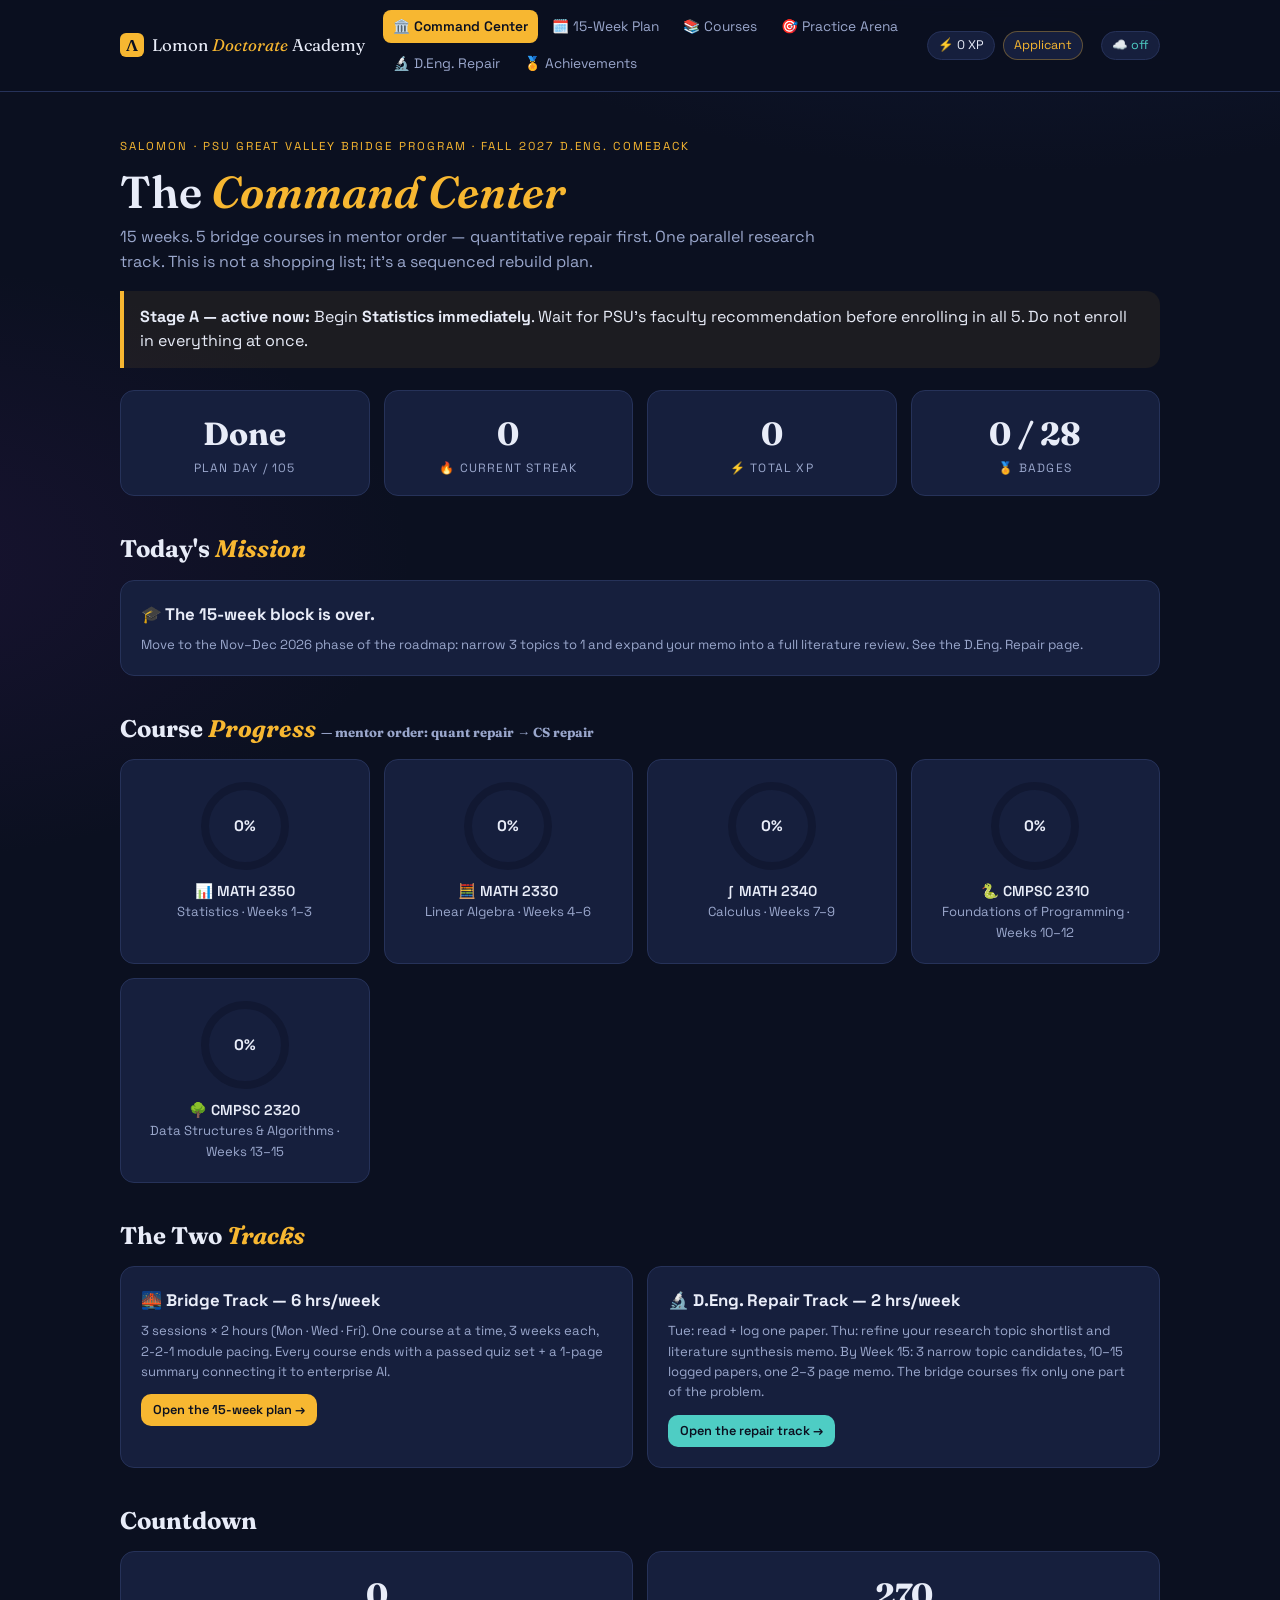
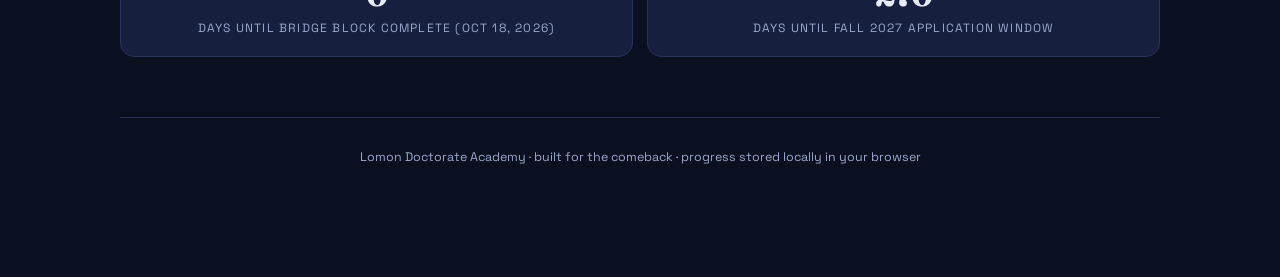
<file: index.html>
<!DOCTYPE html>
<html lang="en">
<head>
<meta charset="UTF-8">
<meta name="viewport" content="width=device-width, initial-scale=1.0">
<title>Lomon Doctorate Academy — Command Center</title>
<link rel="preconnect" href="https://fonts.googleapis.com">
<link href="https://fonts.googleapis.com/css2?family=Fraunces:ital,wght@0,400;0,600;1,500&family=Space+Grotesk:wght@400;500;700&display=swap" rel="stylesheet">
<link rel="stylesheet" href="css/style.css">
</head>
<body>
<nav id="nav"></nav>
<main>
  <p class="kicker">Salomon · PSU Great Valley Bridge Program · Fall 2027 D.Eng. Comeback</p>
  <h1>The <em>Command Center</em></h1>
  <p class="sub">15 weeks. 5 bridge courses in mentor order — quantitative repair first. One parallel research track. This is not a shopping list; it's a sequenced rebuild plan.</p>

  <div class="banner" id="stageBanner">
    <b>Stage A — active now:</b> Begin <b>Statistics immediately</b>. Wait for PSU's faculty recommendation before enrolling in all 5. Do not enroll in everything at once.
  </div>

  <div class="grid grid-4" style="margin-top:22px">
    <div class="card stat-card"><div class="big" id="stDay">–</div><div class="lbl">Plan Day / 105</div></div>
    <div class="card stat-card"><div class="big" id="stStreak">0</div><div class="lbl">🔥 Current Streak</div></div>
    <div class="card stat-card"><div class="big" id="stXp">0</div><div class="lbl">⚡ Total XP</div></div>
    <div class="card stat-card"><div class="big" id="stBadges">0</div><div class="lbl">🏅 Badges</div></div>
  </div>

  <h2>Today's <em>Mission</em></h2>
  <div class="card" id="todayCard"></div>

  <h2>Course <em>Progress</em> <span class="small">— mentor order: quant repair → CS repair</span></h2>
  <div class="grid grid-3" id="courseRings"></div>

  <h2>The Two <em>Tracks</em></h2>
  <div class="grid grid-2">
    <div class="card">
      <h3>🌉 Bridge Track — 6 hrs/week</h3>
      <p class="small">3 sessions × 2 hours (Mon · Wed · Fri). One course at a time, 3 weeks each, 2-2-1 module pacing. Every course ends with a passed quiz set + a 1-page summary connecting it to enterprise AI.</p>
      <div style="margin-top:12px"><a class="btn small" href="plan.html">Open the 15-week plan →</a></div>
    </div>
    <div class="card">
      <h3>🔬 D.Eng. Repair Track — 2 hrs/week</h3>
      <p class="small">Tue: read + log one paper. Thu: refine your research topic shortlist and literature synthesis memo. By Week 15: 3 narrow topic candidates, 10–15 logged papers, one 2–3 page memo. The bridge courses fix only one part of the problem.</p>
      <div style="margin-top:12px"><a class="btn small teal" href="research.html">Open the repair track →</a></div>
    </div>
  </div>

  <h2>Countdown</h2>
  <div class="grid grid-2">
    <div class="card stat-card"><div class="big" id="cdBridge">–</div><div class="lbl">Days until bridge block complete (Oct 18, 2026)</div></div>
    <div class="card stat-card"><div class="big" id="cdApp">–</div><div class="lbl">Days until Fall 2027 application window</div></div>
  </div>

  <footer>Lomon Doctorate Academy · built for the comeback · progress stored locally in your browser</footer>
</main>

<script src="js/data.js"></script>
<script src="js/app.js"></script>
<script src="js/sync.js"></script>
<script>
function ring(color, pct, label, sub, href) {
  const r = 40, circ = 2 * Math.PI * r, off = circ * (1 - pct);
  return `<a class="card" href="${href}" style="text-align:center;color:var(--ink);text-decoration:none">
    <div class="ring">
      <svg width="92" height="92"><circle cx="46" cy="46" r="${r}" stroke="var(--bg2)" stroke-width="8" fill="none"/>
      <circle cx="46" cy="46" r="${r}" stroke="${color}" stroke-width="8" fill="none" stroke-linecap="round"
        stroke-dasharray="${circ}" stroke-dashoffset="${off}"/></svg>
      <div class="pct">${Math.round(pct*100)}%</div>
    </div>
    <div style="margin-top:8px;font-weight:600;font-size:.9rem">${label}</div>
    <div class="small">${sub}</div></a>`;
}

function onStateChange() { render(); }

function render() {
  const s = STATE;
  const t = todayDayNumber();
  document.getElementById("stDay").textContent = t < 1 ? `T−${1-t}` : (t > TOTAL_DAYS ? "Done" : t);
  document.getElementById("stStreak").textContent = currentStreak(s);
  document.getElementById("stXp").textContent = totalXP(s).toLocaleString();
  document.getElementById("stBadges").textContent = earnedBadges(s).length + " / " + BADGES.length;

  // course rings
  document.getElementById("courseRings").innerHTML = COURSES.map(c =>
    ring(c.color, courseProgress(s, c.id), `${c.icon} ${c.code}`, `${c.name} · ${c.weeks}`, "courses.html#" + c.id)
  ).join("");

  // today's mission
  const tc = document.getElementById("todayCard");
  if (t < 1) {
    tc.innerHTML = `<h3>Plan starts ${fmtDateLong(START_DATE)}</h3>
      <p class="small">Pre-flight: enroll in <b>MATH 2350 Statistics</b> ($150 + $64 zyBook), email PSU for the faculty bridge-course recommendation, and set up your notes doc. Then Day 1 begins.</p>`;
  } else if (t > TOTAL_DAYS) {
    tc.innerHTML = `<h3>🎓 The 15-week block is over.</h3><p class="small">Move to the Nov–Dec 2026 phase of the roadmap: narrow 3 topics to 1 and expand your memo into a full literature review. See the D.Eng. Repair page.</p>`;
  } else {
    const wk = WEEKS[Math.floor((t - 1) / 7)];
    const wd = (t - 1) % 7;
    const tasks = dayTasks(wk, wd);
    const done = !!s.days[t];
    tc.innerHTML = `
      <div style="display:flex;justify-content:space-between;flex-wrap:wrap;gap:10px;align-items:center">
        <h3>Day ${t} · Week ${wk.n} · ${fmtDateLong(dateOfDay(t))}</h3>
        <span class="pill gold">${wk.phase}</span>
      </div>
      <p class="small" style="margin:4px 0 10px">${wk.theme}</p>
      <ul class="day-tasks">${tasks.map(x => `<li>▸ ${x}</li>`).join("")}</ul>
      <div style="margin-top:14px">
        <button class="btn ${done ? "ghost" : ""}" onclick="commit(s => s.days[${t}] = ${done ? "false" : "true"})">
          ${done ? "↺ Un-mark today" : "✅ Mark Day " + t + " complete (+" + XP.day + " XP)"}
        </button>
        <a class="btn ghost" style="margin-left:8px" href="plan.html#w${wk.n}">See full week</a>
      </div>`;
  }

  // countdowns
  const now = new Date().setHours(0,0,0,0);
  const end = dateOfDay(TOTAL_DAYS).getTime();
  document.getElementById("cdBridge").textContent = Math.max(0, Math.ceil((end - now)/86400000));
  document.getElementById("cdApp").textContent = Math.max(0, Math.ceil((REAPPLY_DATE - now)/86400000));
}
document.addEventListener("DOMContentLoaded", render);
</script>
</body>
</html>
</file>
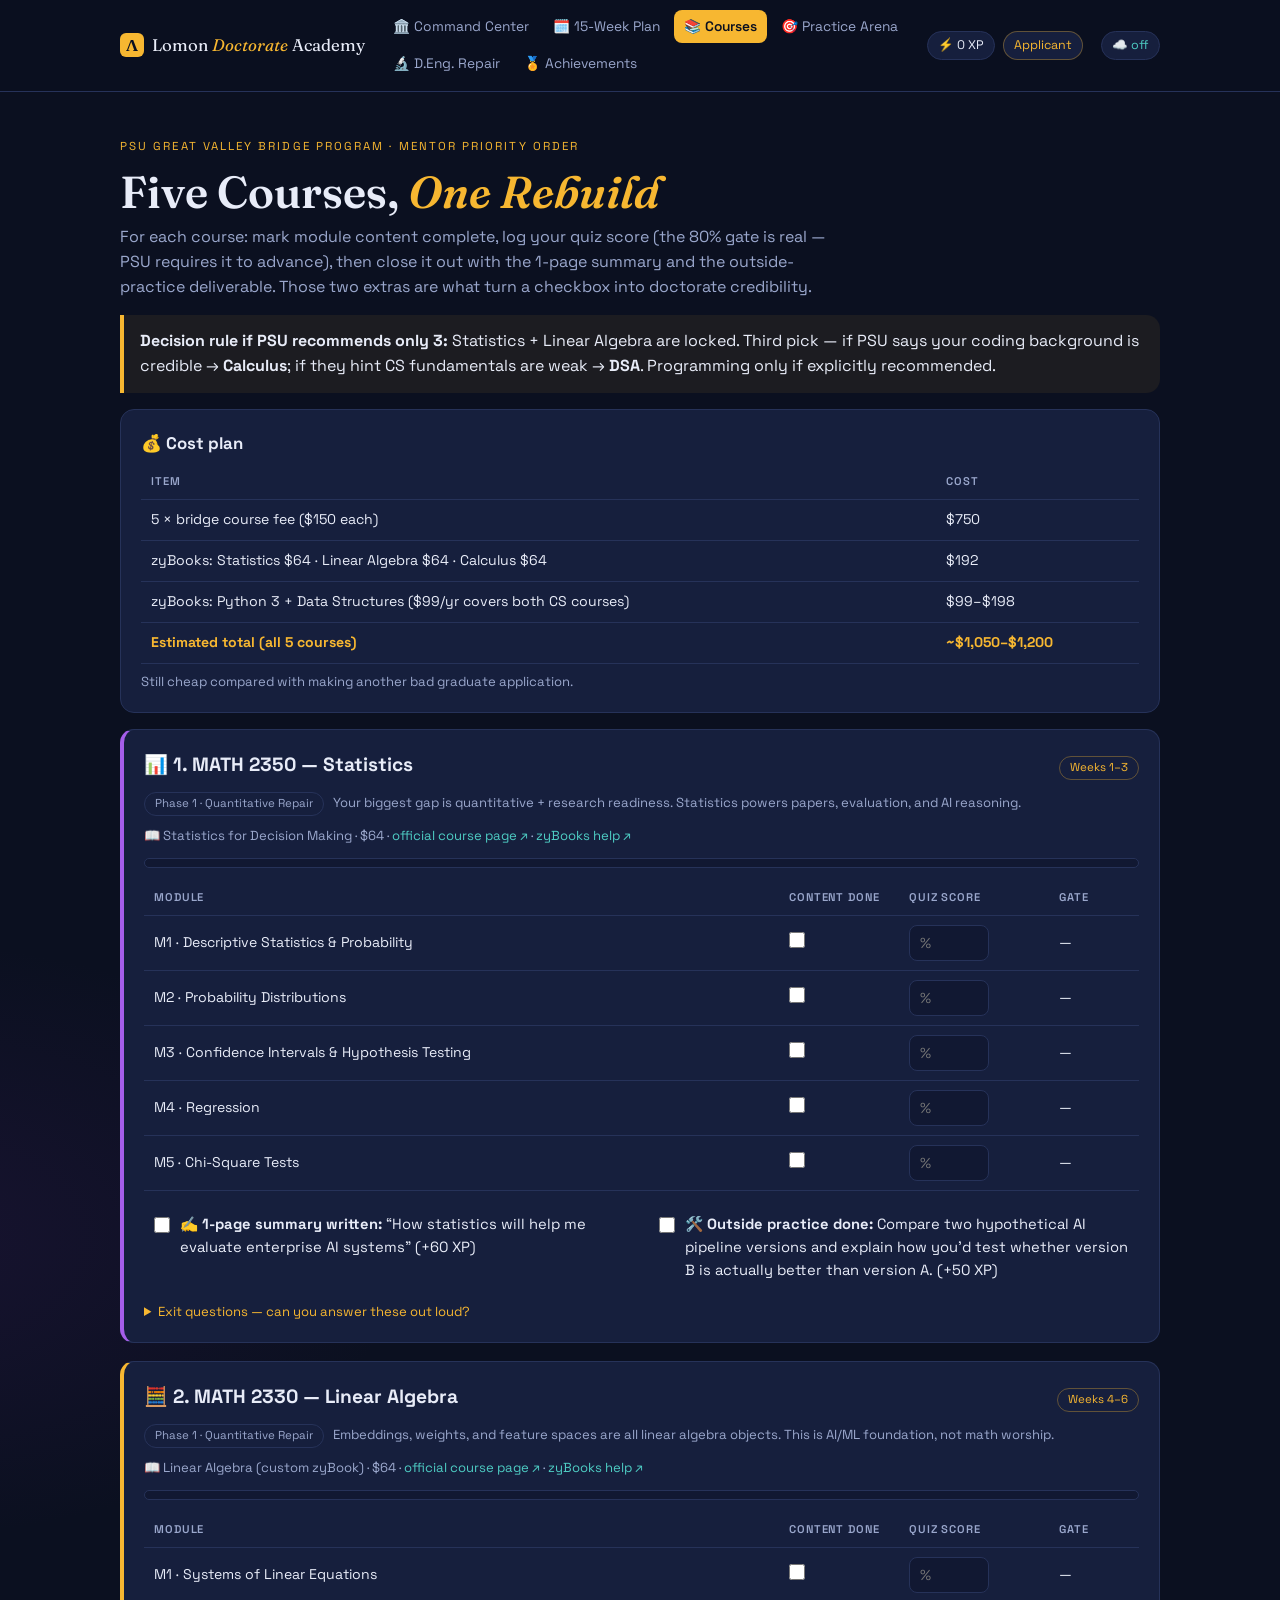
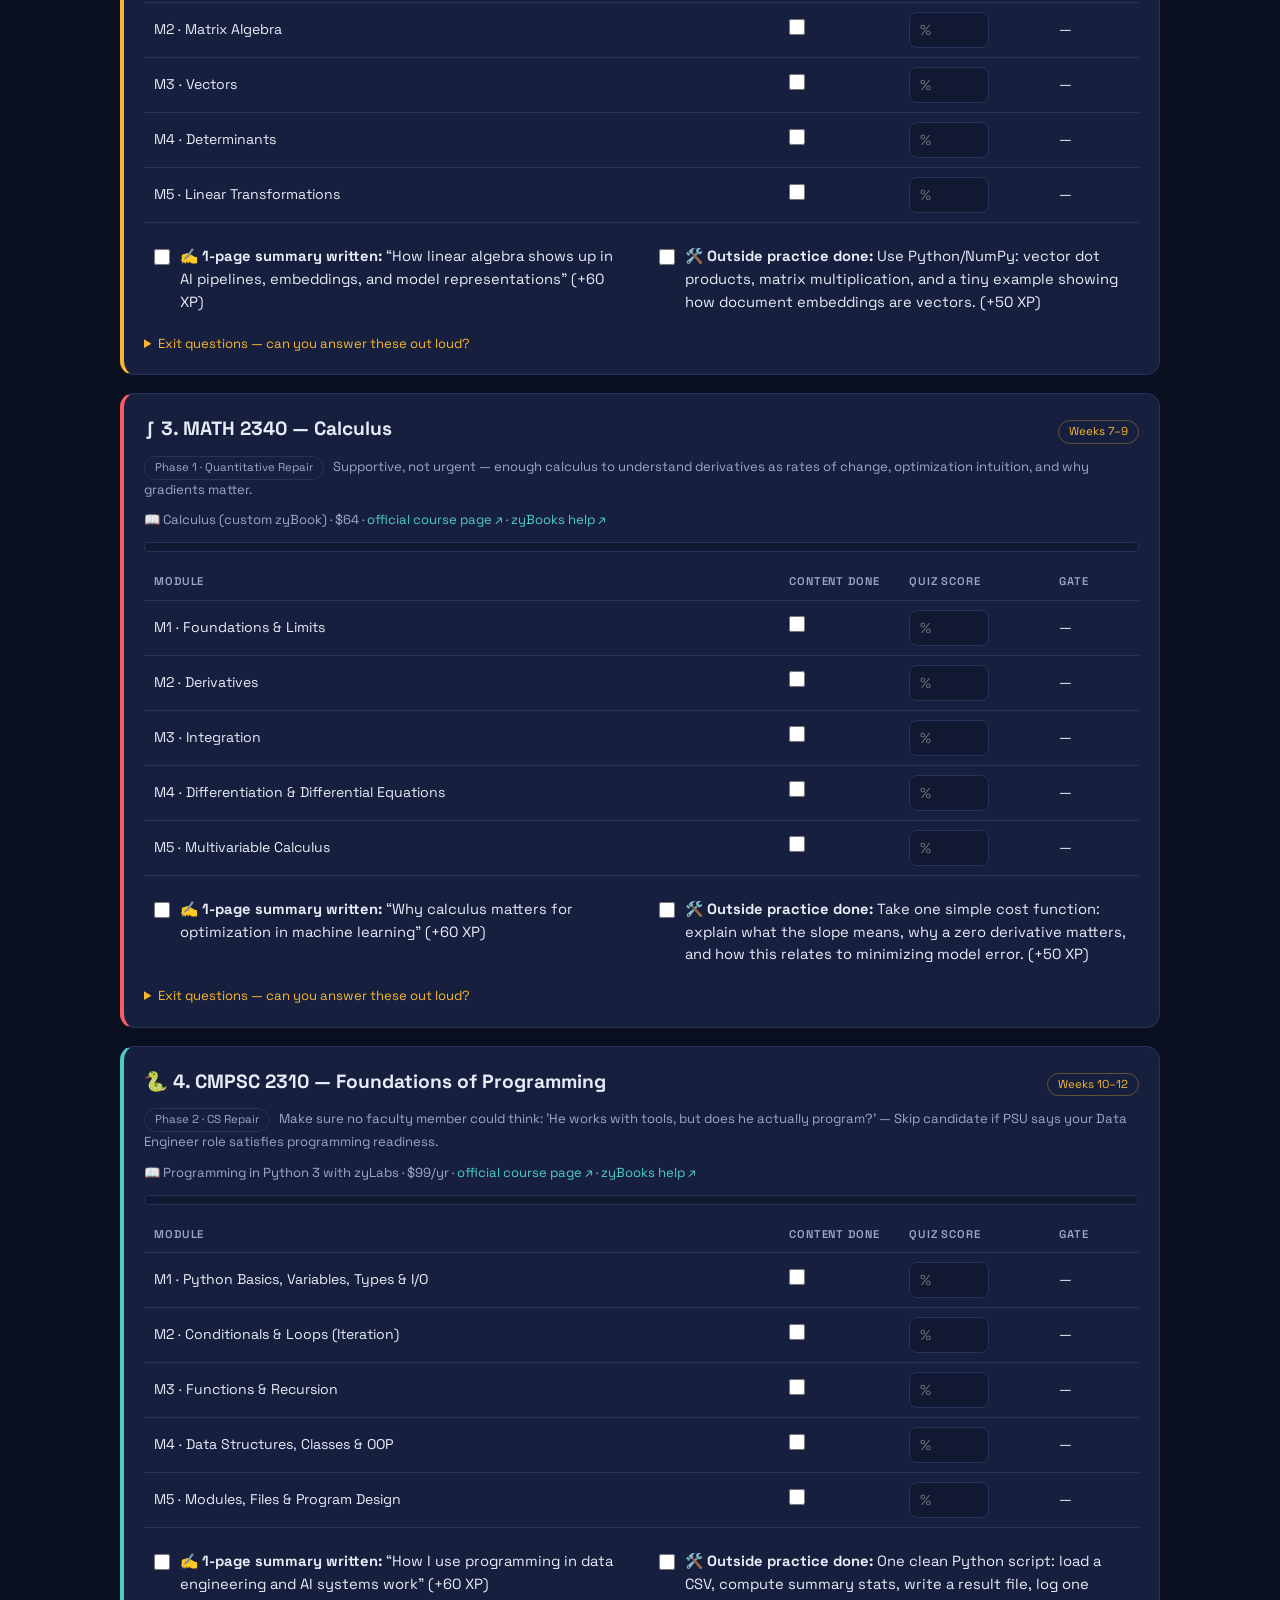
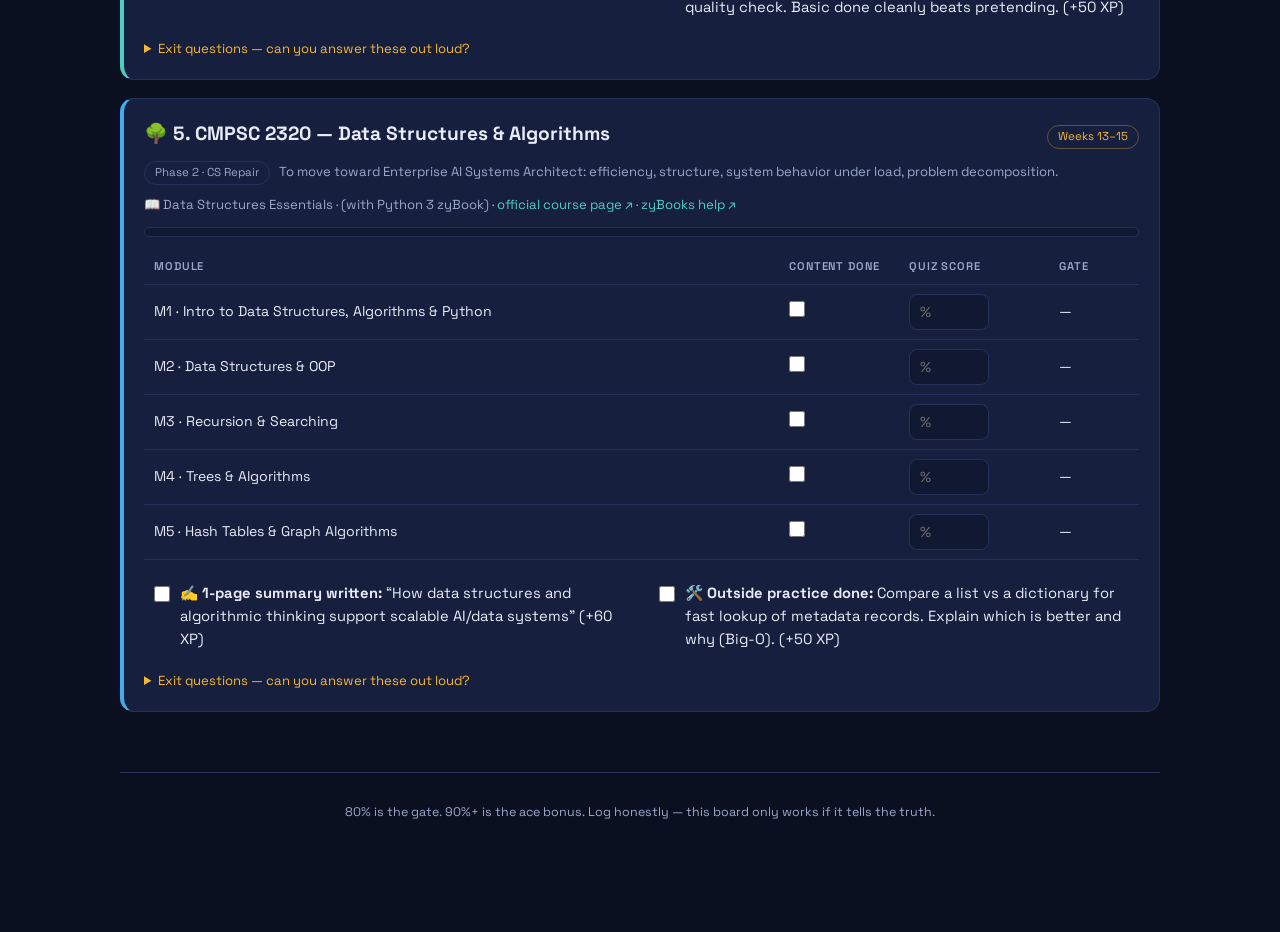
<file: courses.html>
<!DOCTYPE html>
<html lang="en">
<head>
<meta charset="UTF-8">
<meta name="viewport" content="width=device-width, initial-scale=1.0">
<title>Courses — Lomon Doctorate Academy</title>
<link rel="preconnect" href="https://fonts.googleapis.com">
<link href="https://fonts.googleapis.com/css2?family=Fraunces:ital,wght@0,400;0,600;1,500&family=Space+Grotesk:wght@400;500;700&display=swap" rel="stylesheet">
<link rel="stylesheet" href="css/style.css">
</head>
<body>
<nav id="nav"></nav>
<main>
  <p class="kicker">PSU Great Valley Bridge Program · mentor priority order</p>
  <h1>Five Courses, <em>One Rebuild</em></h1>
  <p class="sub">For each course: mark module content complete, log your quiz score (the 80% gate is real — PSU requires it to advance), then close it out with the 1-page summary and the outside-practice deliverable. Those two extras are what turn a checkbox into doctorate credibility.</p>

  <div class="banner">
    <b>Decision rule if PSU recommends only 3:</b> Statistics + Linear Algebra are locked. Third pick — if PSU says your coding background is credible → <b>Calculus</b>; if they hint CS fundamentals are weak → <b>DSA</b>. Programming only if explicitly recommended.
  </div>

  <div class="card" style="margin:16px 0">
    <h3>💰 Cost plan</h3>
    <table id="costTable"></table>
    <p class="small" style="margin-top:8px">Still cheap compared with making another bad graduate application.</p>
  </div>

  <div id="courses"></div>

  <footer>80% is the gate. 90%+ is the ace bonus. Log honestly — this board only works if it tells the truth.</footer>
</main>

<script src="js/data.js"></script>
<script src="js/app.js"></script>
<script src="js/sync.js"></script>
<script>
function render() {
  const s = STATE;
  document.getElementById("costTable").innerHTML =
    "<tr><th>Item</th><th>Cost</th></tr>" +
    COST_PLAN.map(r => `<tr class="${r.total ? "total" : ""}"><td>${r.item}</td><td>${r.cost}</td></tr>`).join("");

  document.getElementById("courses").innerHTML = COURSES.map(c => {
    const prog = courseProgress(s, c.id);
    const isDone = courseDone(s, c.id);
    return `<div class="card" id="${c.id}" style="margin-bottom:18px;border-left:4px solid ${c.color}">
      <div style="display:flex;justify-content:space-between;flex-wrap:wrap;gap:8px;align-items:baseline">
        <h3 style="font-size:1.2rem">${c.icon} ${c.order}. ${c.code} — ${c.name} ${isDone ? "✅" : ""}</h3>
        <span class="pill gold">${c.weeks}</span>
      </div>
      <p class="small" style="margin:4px 0 10px"><span class="pill">${c.phase}</span> &nbsp; ${c.why}</p>
      <p class="small">📖 ${c.zybook} · <a href="${c.url}" target="_blank" rel="noopener">official course page ↗</a> · <a href="https://support.zybooks.com/hc/en-us/categories/360004050694-Students" target="_blank" rel="noopener">zyBooks help ↗</a></p>
      <div class="bar" style="margin:12px 0"><i style="width:${prog*100}%;background:linear-gradient(90deg,${c.color},var(--gold))"></i></div>

      <table>
        <tr><th>Module</th><th style="width:120px">Content done</th><th style="width:150px">Quiz score</th><th style="width:90px">Gate</th></tr>
        ${c.modules.map((m, i) => {
          const key = c.id + "_m" + (i + 1);
          const score = s.quizzes[key];
          return `<tr>
            <td>${m}</td>
            <td><input type="checkbox" ${s.modules[key] ? "checked" : ""} style="accent-color:${c.color};width:16px;height:16px"
                 onchange="commit(st => st.modules['${key}'] = this.checked)"></td>
            <td><input type="number" min="0" max="100" placeholder="%" value="${score ?? ""}" style="width:80px"
                 onchange="logQuiz('${key}', this.value)"></td>
            <td>${score == null ? "—" : score >= 90 ? '<span class="pill ok">ACE 💯</span>' : score >= 80 ? '<span class="pill ok">PASS</span>' : '<span class="pill" style="color:var(--red);border-color:var(--red)">RETRY</span>'}</td>
          </tr>`;
        }).join("")}
      </table>

      <div class="grid grid-2" style="margin-top:14px">
        <div class="task ${s.summaries[c.id] ? "done" : ""}">
          <input type="checkbox" id="sum_${c.id}" ${s.summaries[c.id] ? "checked" : ""}
            onchange="commit(st => st.summaries['${c.id}'] = this.checked)">
          <label for="sum_${c.id}">✍️ <b>1-page summary written:</b> “${c.summary}” (+${XP.summary} XP)</label>
        </div>
        <div class="task ${s.outside[c.id] ? "done" : ""}">
          <input type="checkbox" id="out_${c.id}" ${s.outside[c.id] ? "checked" : ""}
            onchange="commit(st => st.outside['${c.id}'] = this.checked)">
          <label for="out_${c.id}">🛠️ <b>Outside practice done:</b> ${c.outside} (+${XP.outside} XP)</label>
        </div>
      </div>

      <details style="margin-top:12px">
        <summary class="small" style="cursor:pointer;color:var(--gold)">Exit questions — can you answer these out loud?</summary>
        <ul class="day-tasks">${c.exitQs.map(q => `<li>▸ ${q}</li>`).join("")}</ul>
      </details>
    </div>`;
  }).join("");
}
function logQuiz(key, val) {
  const v = val === "" ? null : Math.max(0, Math.min(100, +val));
  commit(st => { if (v == null) delete st.quizzes[key]; else st.quizzes[key] = v; });
  if (v >= 90) toast("💯 ACE! +" + (XP.quizPass + XP.quizAce) + " XP");
  else if (v >= 80) toast("✅ Gate passed! +" + XP.quizPass + " XP");
  else if (v != null) toast("Below 80 — review the missed Challenge Activities and retake.");
}
function onStateChange() { render(); }
document.addEventListener("DOMContentLoaded", () => {
  render();
  if (location.hash) document.querySelector(location.hash)?.scrollIntoView();
});
</script>
</body>
</html>
</file>
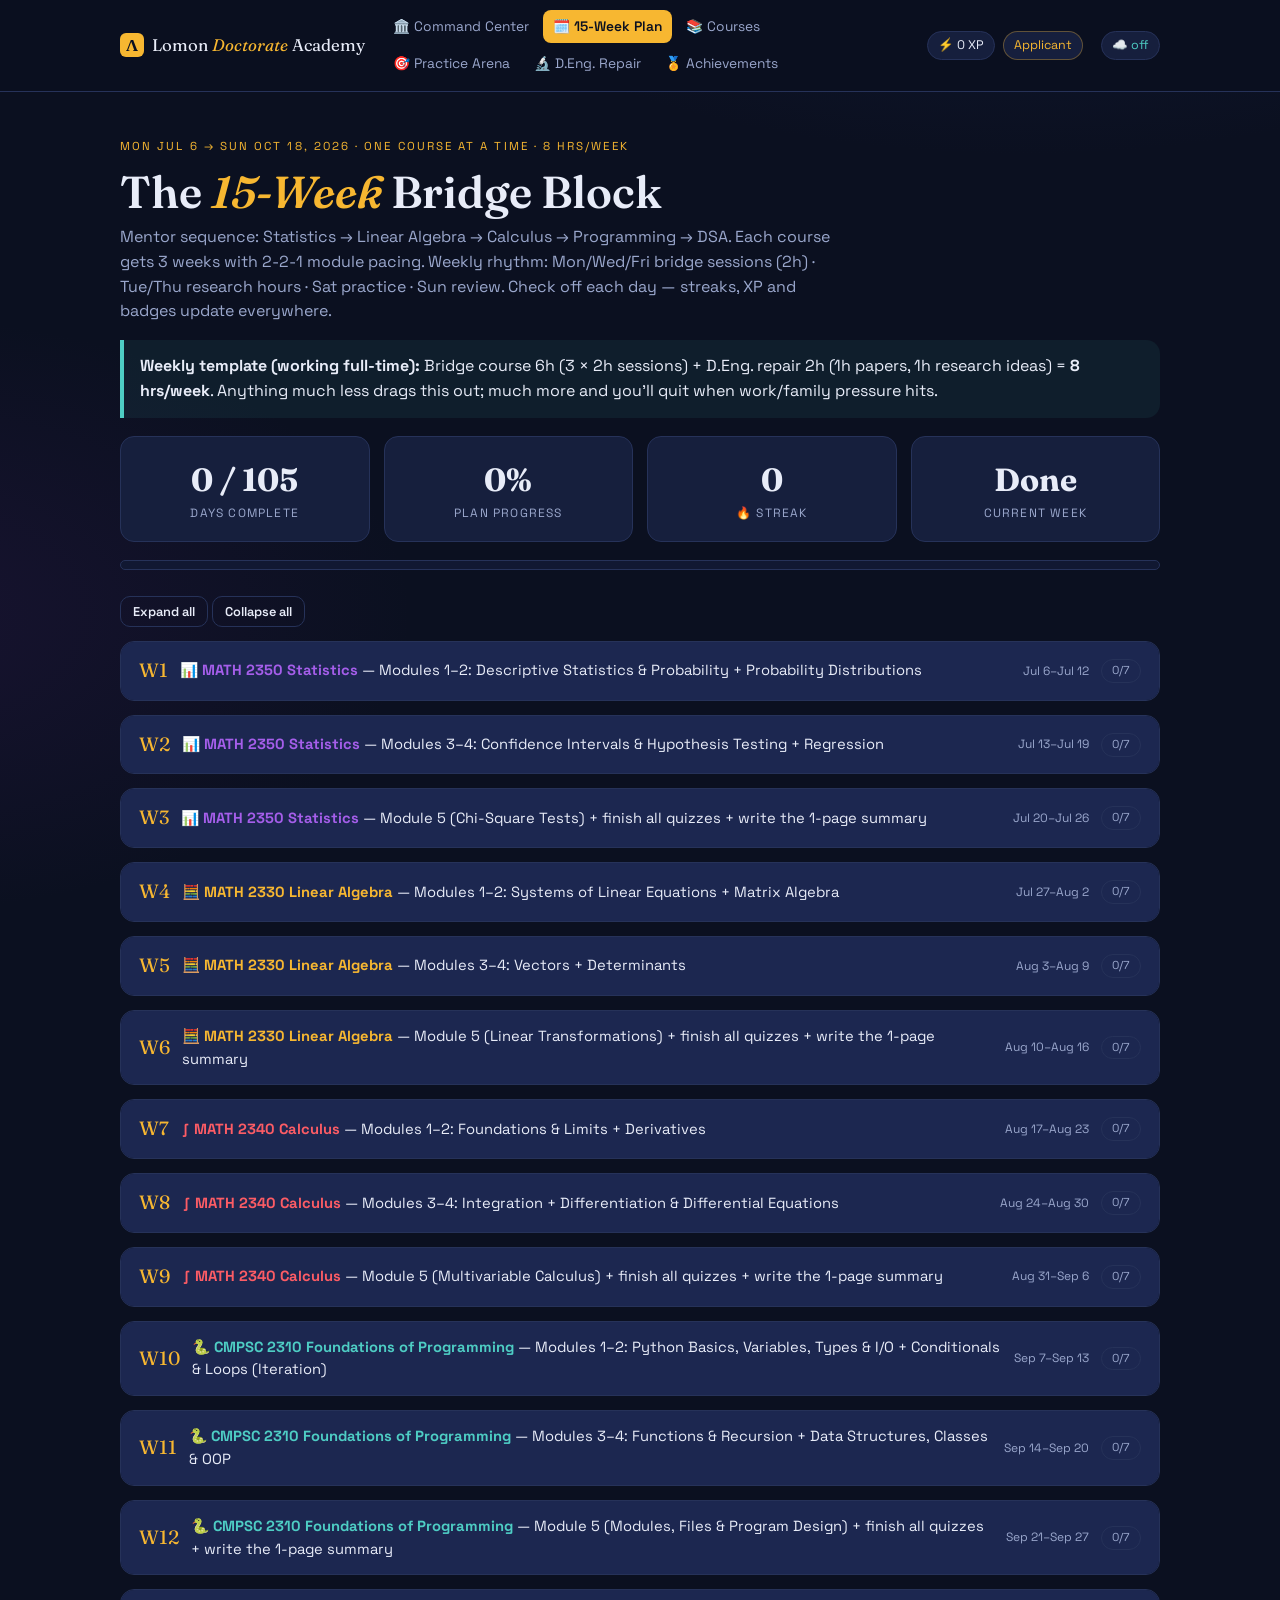
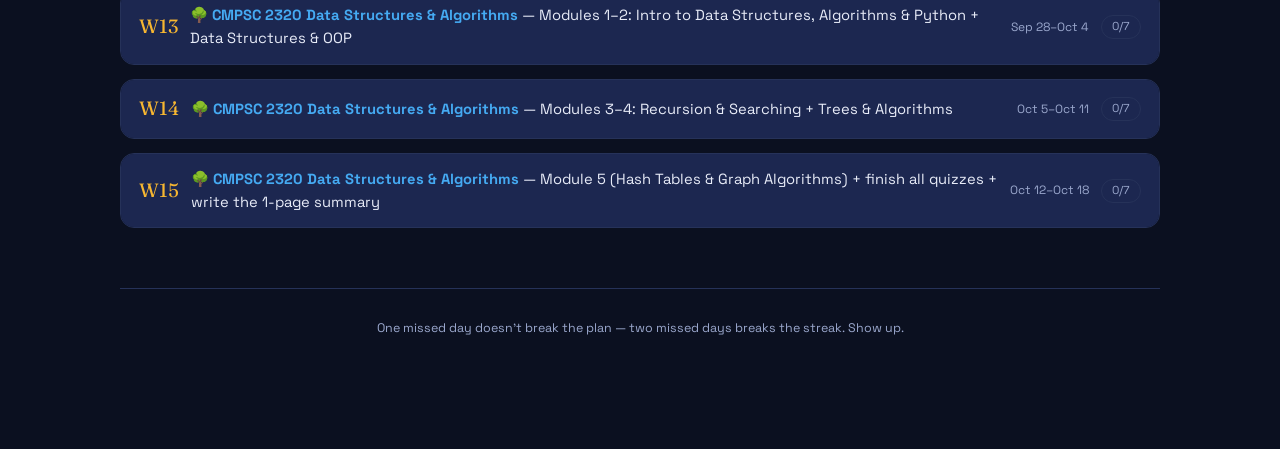
<file: plan.html>
<!DOCTYPE html>
<html lang="en">
<head>
<meta charset="UTF-8">
<meta name="viewport" content="width=device-width, initial-scale=1.0">
<title>15-Week Plan — Lomon Doctorate Academy</title>
<link rel="preconnect" href="https://fonts.googleapis.com">
<link href="https://fonts.googleapis.com/css2?family=Fraunces:ital,wght@0,400;0,600;1,500&family=Space+Grotesk:wght@400;500;700&display=swap" rel="stylesheet">
<link rel="stylesheet" href="css/style.css">
</head>
<body>
<nav id="nav"></nav>
<main>
  <p class="kicker">Mon Jul 6 → Sun Oct 18, 2026 · one course at a time · 8 hrs/week</p>
  <h1>The <em>15-Week</em> Bridge Block</h1>
  <p class="sub">Mentor sequence: Statistics → Linear Algebra → Calculus → Programming → DSA. Each course gets 3 weeks with 2-2-1 module pacing. Weekly rhythm: Mon/Wed/Fri bridge sessions (2h) · Tue/Thu research hours · Sat practice · Sun review. Check off each day — streaks, XP and badges update everywhere.</p>

  <div class="banner teal">
    <b>Weekly template (working full-time):</b> Bridge course 6h (3 × 2h sessions) + D.Eng. repair 2h (1h papers, 1h research ideas) = <b>8 hrs/week</b>. Anything much less drags this out; much more and you'll quit when work/family pressure hits.
  </div>

  <div class="grid grid-4" style="margin:18px 0">
    <div class="card stat-card"><div class="big" id="pDone">0</div><div class="lbl">Days complete</div></div>
    <div class="card stat-card"><div class="big" id="pPct">0%</div><div class="lbl">Plan progress</div></div>
    <div class="card stat-card"><div class="big" id="pStreak">0</div><div class="lbl">🔥 Streak</div></div>
    <div class="card stat-card"><div class="big" id="pWeek">–</div><div class="lbl">Current week</div></div>
  </div>
  <div class="bar" style="margin-bottom:26px"><i id="pBar" style="width:0%"></i></div>

  <div style="margin-bottom:14px">
    <button class="btn small ghost" onclick="setAll(true)">Expand all</button>
    <button class="btn small ghost" onclick="setAll(false)">Collapse all</button>
  </div>

  <div id="weeks"></div>

  <footer>One missed day doesn't break the plan — two missed days breaks the streak. Show up.</footer>
</main>

<script src="js/data.js"></script>
<script src="js/app.js"></script>
<script src="js/sync.js"></script>
<script>
const WD = ["Mon","Tue","Wed","Thu","Fri","Sat","Sun"];
const WD_TAG = ["🌉 Bridge 2h","📄 Research 1h","🌉 Bridge 2h","🔬 Research 1h","🌉 Bridge 2h","🎯 Practice","🔁 Review"];

function weekDayNumbers(w) { return [...Array(7)].map((_, i) => (w - 1) * 7 + i + 1); }
function weekDone(s, w) { return weekDayNumbers(w).filter(d => s.days[d]).length; }

function render() {
  const s = STATE, t = todayDayNumber();
  const dd = doneDays(s);
  document.getElementById("pDone").textContent = dd + " / 105";
  document.getElementById("pPct").textContent = Math.round(dd / 105 * 100) + "%";
  document.getElementById("pBar").style.width = (dd / 105 * 100) + "%";
  document.getElementById("pStreak").textContent = currentStreak(s);
  document.getElementById("pWeek").textContent = (t >= 1 && t <= 105) ? "W" + Math.ceil(t / 7) : (t < 1 ? "Pre" : "Done");

  const openSet = new Set(JSON.parse(sessionStorage.getItem("openWeeks") || "[]"));
  const curW = (t >= 1 && t <= 105) ? Math.ceil(t / 7) : 0;
  if (!sessionStorage.getItem("openWeeks") && curW) openSet.add(curW);

  document.getElementById("weeks").innerHTML = WEEKS.map(wk => {
    const c = COURSES.find(x => x.id === wk.course);
    const dn = weekDayNumbers(wk.n);
    const done = weekDone(s, wk.n);
    const open = openSet.has(wk.n);
    return `<div class="week-card ${open ? "open" : ""}" id="w${wk.n}">
      <div class="week-head" onclick="toggleWeek(${wk.n})">
        <span class="week-num">W${wk.n}</span>
        <span class="week-theme"><b style="color:${c.color}">${wk.theme.split("—")[0]}</b>— ${wk.theme.split("—").slice(1).join("—")}</span>
        <span class="week-meta">${fmtDate(dateOfDay(dn[0]))}–${fmtDate(dateOfDay(dn[6]))}</span>
        <span class="pill ${done === 7 ? "ok" : ""}">${done}/7</span>
      </div>
      <div class="week-body">
        <p class="small" style="padding:6px 6px 2px"><span class="pill gold">${wk.phase}</span> &nbsp; Block week ${wk.blockWeek}/3 of ${c.code} · <a href="courses.html#${c.id}">course page</a> · <a href="${c.url}" target="_blank" rel="noopener">official syllabus ↗</a></p>
        ${dn.map((d, i) => {
          const tasks = dayTasks(wk, i);
          return `<div class="day-row ${d === t ? "today" : ""}">
            <div class="day-title">
              <input type="checkbox" ${s.days[d] ? "checked" : ""} onchange="commit(st => st.days[${d}] = this.checked)">
              Day ${d} · ${WD[i]} <span class="date">${fmtDate(dateOfDay(d))}</span>
              <span class="pill">${WD_TAG[i]}</span>
              ${d === t ? '<span class="pill gold">TODAY</span>' : ""}
            </div>
            <ul class="day-tasks">${tasks.map(x => `<li>▸ ${x}</li>`).join("")}</ul>
          </div>`;
        }).join("")}
      </div>
    </div>`;
  }).join("");
}

function toggleWeek(n) {
  const el = document.getElementById("w" + n);
  el.classList.toggle("open");
  const open = [...document.querySelectorAll(".week-card.open")].map(x => +x.id.slice(1));
  sessionStorage.setItem("openWeeks", JSON.stringify(open));
}
function setAll(open) {
  document.querySelectorAll(".week-card").forEach(el => el.classList.toggle("open", open));
  const arr = open ? WEEKS.map(w => w.n) : [];
  sessionStorage.setItem("openWeeks", JSON.stringify(arr));
}
function onStateChange() { render(); }
document.addEventListener("DOMContentLoaded", () => {
  render();
  if (location.hash) document.querySelector(location.hash)?.scrollIntoView();
});
</script>
</body>
</html>
</file>
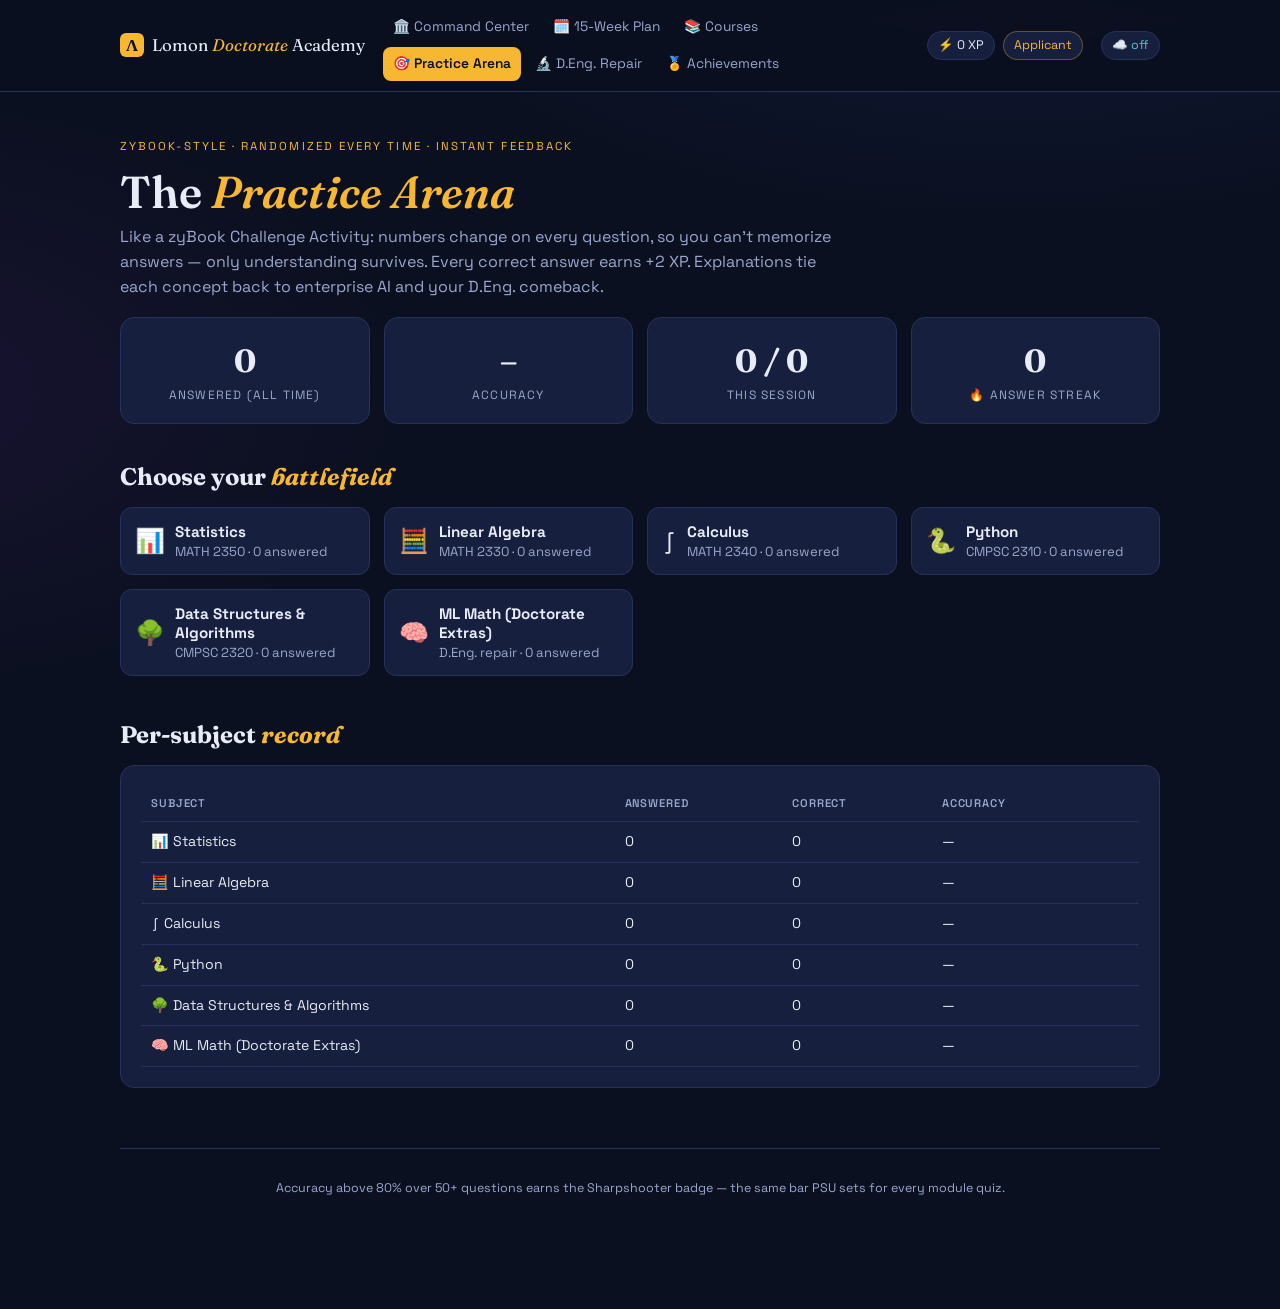
<file: practice.html>
<!DOCTYPE html>
<html lang="en">
<head>
<meta charset="UTF-8">
<meta name="viewport" content="width=device-width, initial-scale=1.0">
<title>Practice Arena — Lomon Doctorate Academy</title>
<link rel="preconnect" href="https://fonts.googleapis.com">
<link href="https://fonts.googleapis.com/css2?family=Fraunces:ital,wght@0,400;0,600;1,500&family=Space+Grotesk:wght@400;500;700&display=swap" rel="stylesheet">
<link rel="stylesheet" href="css/style.css">
</head>
<body>
<nav id="nav"></nav>
<main>
  <p class="kicker">zyBook-style · randomized every time · instant feedback</p>
  <h1>The <em>Practice Arena</em></h1>
  <p class="sub">Like a zyBook Challenge Activity: numbers change on every question, so you can't memorize answers — only understanding survives. Every correct answer earns +2 XP. Explanations tie each concept back to enterprise AI and your D.Eng. comeback.</p>

  <div class="grid grid-4" style="margin:18px 0">
    <div class="card stat-card"><div class="big" id="aTotal">0</div><div class="lbl">Answered (all time)</div></div>
    <div class="card stat-card"><div class="big" id="aAcc">–</div><div class="lbl">Accuracy</div></div>
    <div class="card stat-card"><div class="big" id="aSession">0 / 0</div><div class="lbl">This session</div></div>
    <div class="card stat-card"><div class="big" id="aStreakQ">0</div><div class="lbl">🔥 Answer streak</div></div>
  </div>

  <h2>Choose your <em>battlefield</em></h2>
  <div class="grid grid-3" id="subjects"></div>

  <div id="arena" style="margin-top:26px; display:none">
    <div class="session-bar">
      <span class="pill gold" id="modePill">Challenge Activity</span>
      <label class="small" style="display:flex;align-items:center;gap:6px">
        <input type="checkbox" id="guided" style="accent-color:var(--teal)"> Participation mode (show a hint before answering)
      </label>
      <button class="btn small ghost" onclick="nextQuestion()">Skip ↷</button>
    </div>
    <div class="q-card" id="qCard"></div>
  </div>

  <h2 style="margin-top:40px">Per-subject <em>record</em></h2>
  <div class="card"><table id="recordTable"></table></div>

  <footer>Accuracy above 80% over 50+ questions earns the Sharpshooter badge — the same bar PSU sets for every module quiz.</footer>
</main>

<script src="js/data.js"></script>
<script src="js/app.js"></script>
<script src="js/sync.js"></script>
<script src="js/questions.js"></script>
<script>
let SUBJ = null, Q = null, answered = false;
let session = { total: 0, correct: 0 }, qStreak = 0;

function renderSubjects() {
  document.getElementById("subjects").innerHTML = SUBJECTS.map(s => {
    const rec = STATE.practice.bySubject[s.id] || { total: 0, correct: 0 };
    return `<button class="subject-btn ${SUBJ && SUBJ.id === s.id ? "sel" : ""}" onclick="pickSubject('${s.id}')">
      <span style="font-size:1.5rem">${s.icon}</span>
      <span><b>${s.name}</b><br><span class="small">${s.tag} · ${rec.total} answered</span></span>
    </button>`;
  }).join("");
}
function pickSubject(id) {
  SUBJ = SUBJECTS.find(s => s.id === id);
  document.getElementById("arena").style.display = "block";
  renderSubjects();
  nextQuestion();
  document.getElementById("arena").scrollIntoView({ behavior: "smooth" });
}
function nextQuestion() {
  if (!SUBJ) return;
  answered = false;
  Q = R.pick(SUBJ.gens)();
  const guided = document.getElementById("guided").checked;
  document.getElementById("modePill").textContent = guided ? "Participation Activity" : "Challenge Activity";
  document.getElementById("qCard").innerHTML = `
    <div style="display:flex;justify-content:space-between;flex-wrap:wrap;gap:8px;margin-bottom:10px">
      <span class="pill" style="color:${SUBJ.color};border-color:${SUBJ.color}66">${SUBJ.icon} ${SUBJ.name}</span>
      <span class="small">+${XP.practiceCorrect} XP if correct</span>
    </div>
    <div class="q-text">${Q.q}</div>
    ${Q.code ? `<pre class="code">${Q.code.replace(/</g,"&lt;")}</pre>` : ""}
    ${guided ? `<div class="explain" style="margin-bottom:12px">💡 <b>Hint:</b> ${Q.explain.split(".")[0]}.</div>` : ""}
    <div id="choices">${Q.choices.map((c, i) =>
      `<button class="q-choice" id="ch${i}" onclick="answer(${i})">${String(c).replace(/</g,"&lt;")}</button>`).join("")}</div>
    <div id="feedback"></div>`;
}
function answer(i) {
  if (answered) return;
  answered = true;
  const correct = i === Q.answer;
  session.total++;
  if (correct) { session.correct++; qStreak++; } else qStreak = 0;
  document.getElementById("ch" + Q.answer).classList.add("correct");
  if (!correct) document.getElementById("ch" + i).classList.add("wrong");
  document.getElementById("feedback").innerHTML = `
    <div class="explain">${correct ? "✅ <b>Correct!</b>" : "❌ <b>Not quite.</b>"} ${Q.explain}</div>
    <div style="margin-top:14px"><button class="btn" onclick="nextQuestion()">Next question →</button></div>`;
  commit(s => {
    s.practice.total = (s.practice.total || 0) + 1;
    if (correct) s.practice.correct = (s.practice.correct || 0) + 1;
    const rec = s.practice.bySubject[SUBJ.id] || { total: 0, correct: 0 };
    rec.total++; if (correct) rec.correct++;
    s.practice.bySubject[SUBJ.id] = rec;
  });
  if (correct && qStreak > 0 && qStreak % 10 === 0) { toast(`🔥 ${qStreak} correct in a row!`); burst(); }
}
function renderStats() {
  const p = STATE.practice;
  document.getElementById("aTotal").textContent = p.total || 0;
  document.getElementById("aAcc").textContent = p.total ? Math.round(p.correct / p.total * 100) + "%" : "–";
  document.getElementById("aSession").textContent = `${session.correct} / ${session.total}`;
  document.getElementById("aStreakQ").textContent = qStreak;
  document.getElementById("recordTable").innerHTML =
    "<tr><th>Subject</th><th>Answered</th><th>Correct</th><th>Accuracy</th><th></th></tr>" +
    SUBJECTS.map(s => {
      const r = p.bySubject[s.id] || { total: 0, correct: 0 };
      const acc = r.total ? Math.round(r.correct / r.total * 100) : null;
      return `<tr><td>${s.icon} ${s.name}</td><td>${r.total}</td><td>${r.correct}</td>
        <td>${acc == null ? "—" : acc + "%"}</td>
        <td>${acc == null ? "" : acc >= 80 ? '<span class="pill ok">≥80 gate ✓</span>' : '<span class="pill">keep drilling</span>'}</td></tr>`;
    }).join("");
}
function onStateChange() { renderStats(); renderSubjects(); }
document.addEventListener("DOMContentLoaded", () => { renderSubjects(); renderStats(); });
</script>
</body>
</html>
</file>
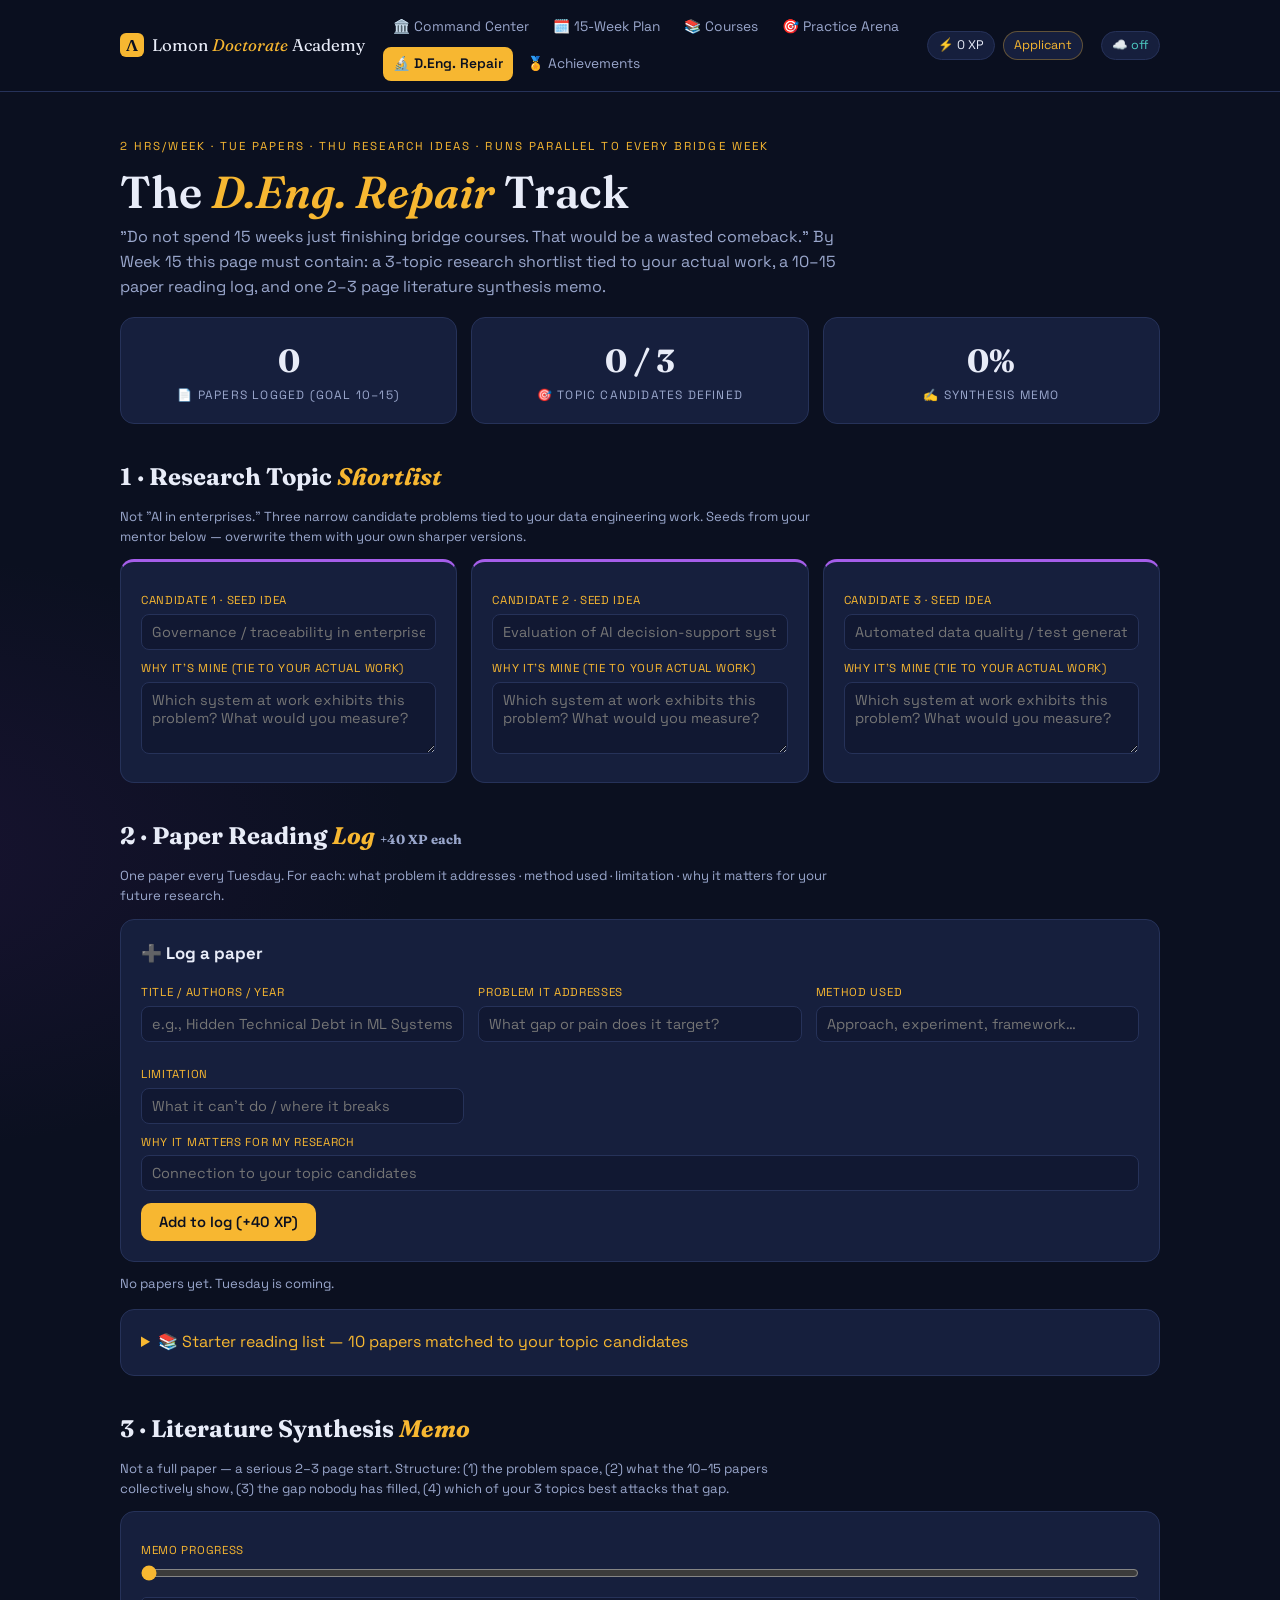
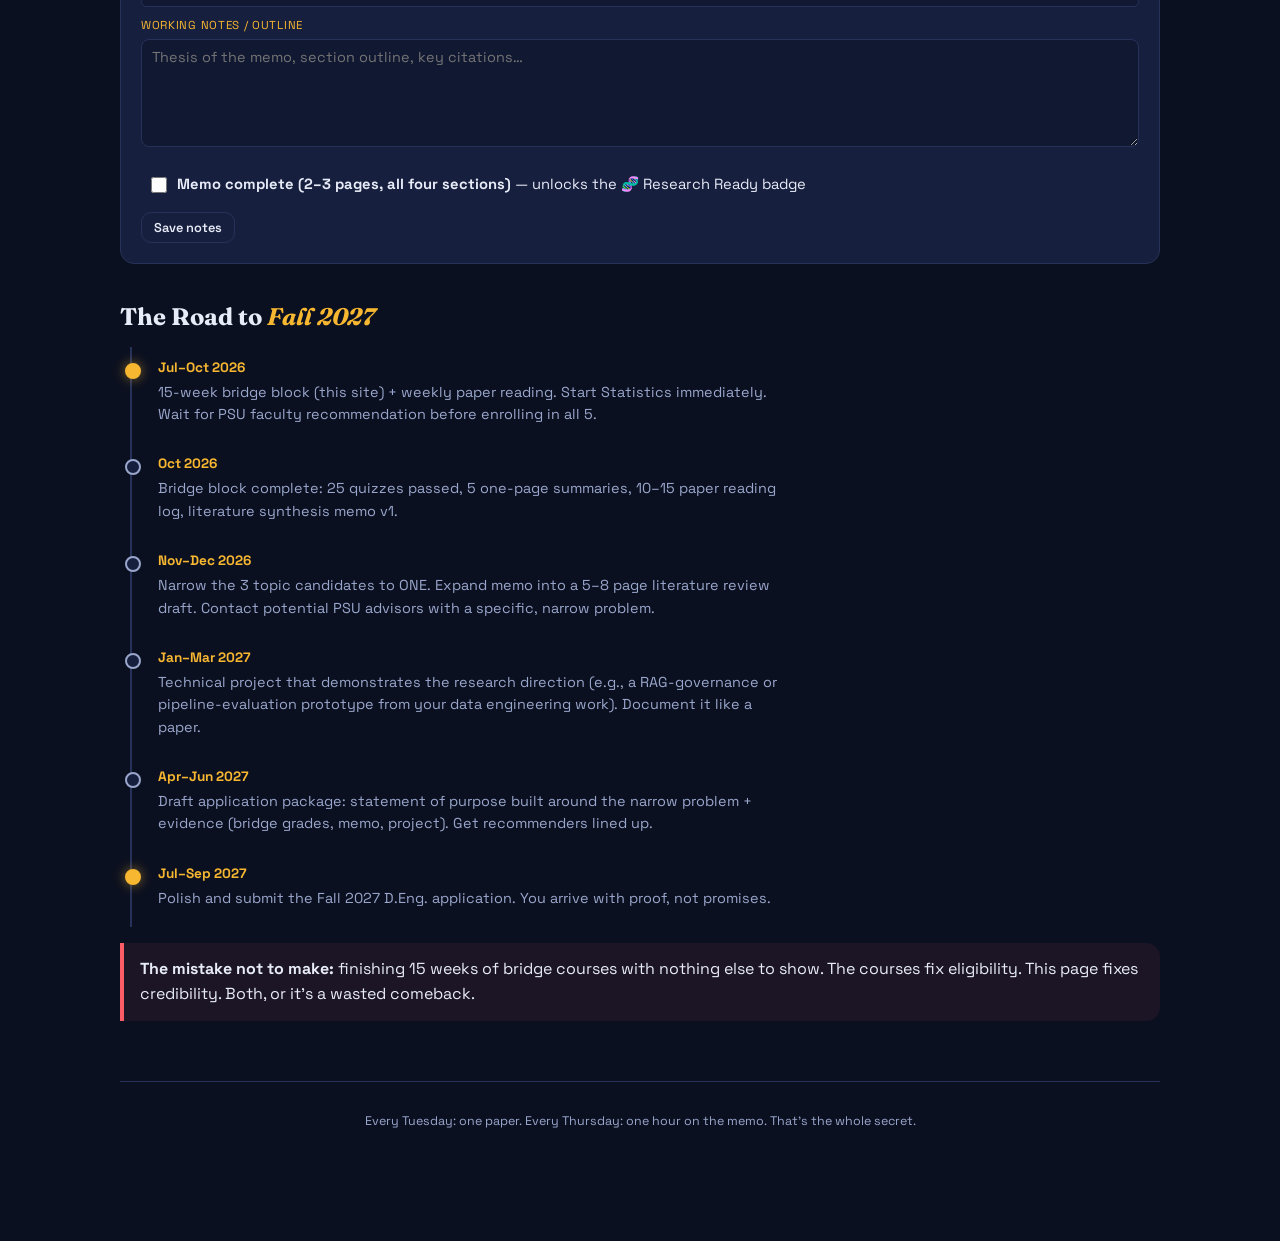
<file: research.html>
<!DOCTYPE html>
<html lang="en">
<head>
<meta charset="UTF-8">
<meta name="viewport" content="width=device-width, initial-scale=1.0">
<title>D.Eng. Repair Track — Lomon Doctorate Academy</title>
<link rel="preconnect" href="https://fonts.googleapis.com">
<link href="https://fonts.googleapis.com/css2?family=Fraunces:ital,wght@0,400;0,600;1,500&family=Space+Grotesk:wght@400;500;700&display=swap" rel="stylesheet">
<link rel="stylesheet" href="css/style.css">
</head>
<body>
<nav id="nav"></nav>
<main>
  <p class="kicker">2 hrs/week · Tue papers · Thu research ideas · runs parallel to every bridge week</p>
  <h1>The <em>D.Eng. Repair</em> Track</h1>
  <p class="sub">"Do not spend 15 weeks just finishing bridge courses. That would be a wasted comeback." By Week 15 this page must contain: a 3-topic research shortlist tied to your actual work, a 10–15 paper reading log, and one 2–3 page literature synthesis memo.</p>

  <div class="grid grid-3" style="margin:18px 0">
    <div class="card stat-card"><div class="big" id="rPapers">0</div><div class="lbl">📄 Papers logged (goal 10–15)</div></div>
    <div class="card stat-card"><div class="big" id="rTopics">0 / 3</div><div class="lbl">🎯 Topic candidates defined</div></div>
    <div class="card stat-card"><div class="big" id="rMemo">0%</div><div class="lbl">✍️ Synthesis memo</div></div>
  </div>

  <!-- ============ TOPIC SHORTLIST ============ -->
  <h2>1 · Research Topic <em>Shortlist</em></h2>
  <p class="sub small">Not "AI in enterprises." Three narrow candidate problems tied to your data engineering work. Seeds from your mentor below — overwrite them with your own sharper versions.</p>
  <div class="grid grid-3" id="topics" style="margin-top:12px"></div>

  <!-- ============ READING LOG ============ -->
  <h2>2 · Paper Reading <em>Log</em> <span class="small">+40 XP each</span></h2>
  <p class="sub small">One paper every Tuesday. For each: what problem it addresses · method used · limitation · why it matters for your future research.</p>

  <div class="card" style="margin:12px 0">
    <h3>➕ Log a paper</h3>
    <div class="grid grid-2">
      <div><span class="field-lbl">Title / authors / year</span><input type="text" id="npTitle" placeholder="e.g., Hidden Technical Debt in ML Systems (Sculley et al., 2015)"></div>
      <div><span class="field-lbl">Problem it addresses</span><input type="text" id="npProblem" placeholder="What gap or pain does it target?"></div>
      <div><span class="field-lbl">Method used</span><input type="text" id="npMethod" placeholder="Approach, experiment, framework…"></div>
      <div><span class="field-lbl">Limitation</span><input type="text" id="npLimit" placeholder="What it can't do / where it breaks"></div>
    </div>
    <span class="field-lbl">Why it matters for MY research</span>
    <input type="text" id="npWhy" placeholder="Connection to your topic candidates">
    <div style="margin-top:12px"><button class="btn" onclick="addPaper()">Add to log (+40 XP)</button></div>
  </div>

  <div id="paperList"></div>

  <details class="card" style="margin-top:14px">
    <summary style="cursor:pointer;color:var(--gold)">📚 Starter reading list — 10 papers matched to your topic candidates</summary>
    <table style="margin-top:10px" id="starterTable"></table>
    <p class="small" style="margin-top:8px">Find them free on <a href="https://arxiv.org" target="_blank" rel="noopener">arXiv</a> / <a href="https://scholar.google.com" target="_blank" rel="noopener">Google Scholar</a>. Read the abstract + intro + conclusion first; skim the rest. 1 hour, one paper, one log entry.</p>
  </details>

  <!-- ============ MEMO ============ -->
  <h2>3 · Literature Synthesis <em>Memo</em></h2>
  <p class="sub small">Not a full paper — a serious 2–3 page start. Structure: (1) the problem space, (2) what the 10–15 papers collectively show, (3) the gap nobody has filled, (4) which of your 3 topics best attacks that gap.</p>
  <div class="card" style="margin-top:12px">
    <span class="field-lbl">Memo progress</span>
    <input type="range" min="0" max="100" step="10" id="memoRange" style="width:100%;accent-color:var(--gold)">
    <div class="bar" style="margin:8px 0"><i id="memoBar" style="width:0%"></i></div>
    <span class="field-lbl">Working notes / outline</span>
    <textarea id="memoNotes" rows="5" placeholder="Thesis of the memo, section outline, key citations…"></textarea>
    <div class="task" style="margin-top:10px">
      <input type="checkbox" id="memoDone">
      <label for="memoDone"><b>Memo complete (2–3 pages, all four sections)</b> — unlocks the 🧬 Research Ready badge</label>
    </div>
    <div style="margin-top:8px"><button class="btn small ghost" onclick="saveMemo(true)">Save notes</button></div>
  </div>

  <!-- ============ ROADMAP ============ -->
  <h2>The Road to <em>Fall 2027</em></h2>
  <div class="timeline" id="roadmap"></div>

  <div class="banner red">
    <b>The mistake not to make:</b> finishing 15 weeks of bridge courses with nothing else to show. The courses fix eligibility. This page fixes credibility. Both, or it's a wasted comeback.
  </div>

  <footer>Every Tuesday: one paper. Every Thursday: one hour on the memo. That's the whole secret.</footer>
</main>

<script src="js/data.js"></script>
<script src="js/app.js"></script>
<script src="js/sync.js"></script>
<script>
function render() {
  const s = STATE;
  document.getElementById("rPapers").textContent = (s.papers || []).length;
  document.getElementById("rTopics").textContent = s.topics.filter(t => t.title.trim()).length + " / 3";
  document.getElementById("rMemo").textContent = (s.research.memoProgress || 0) + "%";

  // topics
  document.getElementById("topics").innerHTML = s.topics.map((t, i) => `
    <div class="card" style="border-top:3px solid var(--violet)">
      <span class="field-lbl">Candidate ${i + 1}${t.title ? "" : " · seed idea"}</span>
      <input type="text" value="${esc(t.title)}" placeholder="${esc(TOPIC_SEEDS[i])}"
        onchange="commit(st => st.topics[${i}].title = this.value)">
      <span class="field-lbl">Why it's mine (tie to your actual work)</span>
      <textarea rows="3" onchange="commit(st => st.topics[${i}].notes = this.value)"
        placeholder="Which system at work exhibits this problem? What would you measure?">${esc(t.notes)}</textarea>
    </div>`).join("");

  // papers
  document.getElementById("paperList").innerHTML = (s.papers || []).map((p, i) => `
    <div class="paper-card">
      <div style="display:flex;justify-content:space-between;gap:10px;align-items:baseline">
        <h4>📄 ${i + 1}. ${esc(p.title)}</h4>
        <button class="btn small danger" onclick="if(confirm('Remove this paper?'))commit(st => st.papers.splice(${i},1))">✕</button>
      </div>
      <div class="paper-fields">
        <div><b>Problem</b>${esc(p.problem) || "—"}</div>
        <div><b>Method</b>${esc(p.method) || "—"}</div>
        <div><b>Limitation</b>${esc(p.limit) || "—"}</div>
        <div><b>Why it matters</b>${esc(p.why) || "—"}</div>
      </div>
      <div class="small" style="margin-top:6px">Logged ${p.date}</div>
    </div>`).join("") || `<p class="small">No papers yet. Tuesday is coming.</p>`;

  // starter list
  document.getElementById("starterTable").innerHTML =
    "<tr><th>Paper</th><th>Why it's on your list</th></tr>" +
    READING_STARTERS.map(r => `<tr><td>${r.t}</td><td class="small">${r.why}</td></tr>`).join("");

  // memo
  document.getElementById("memoRange").value = s.research.memoProgress || 0;
  document.getElementById("memoBar").style.width = (s.research.memoProgress || 0) + "%";
  document.getElementById("memoNotes").value = s.research.memoNotes || "";
  document.getElementById("memoDone").checked = !!s.research.memoDone;

  // roadmap
  document.getElementById("roadmap").innerHTML = ROADMAP_2027.map(r => `
    <div class="tl-item ${r.key ? "key" : ""}">
      <div class="tl-when">${r.when}</div>
      <div class="tl-what">${r.what}</div>
    </div>`).join("");
}
function esc(x) { return String(x || "").replace(/&/g,"&amp;").replace(/</g,"&lt;").replace(/"/g,"&quot;"); }

function addPaper() {
  const g = id => document.getElementById(id).value.trim();
  const title = g("npTitle");
  if (!title) { toast("A paper needs at least a title."); return; }
  commit(s => s.papers.push({
    title, problem: g("npProblem"), method: g("npMethod"),
    limit: g("npLimit"), why: g("npWhy"),
    date: new Date().toLocaleDateString("en-US", { month: "short", day: "numeric", year: "numeric" })
  }));
  ["npTitle","npProblem","npMethod","npLimit","npWhy"].forEach(id => document.getElementById(id).value = "");
  toast("📄 Paper logged! +" + XP.paper + " XP");
}
function saveMemo(show) {
  commit(s => {
    s.research.memoProgress = +document.getElementById("memoRange").value;
    s.research.memoNotes = document.getElementById("memoNotes").value;
    s.research.memoDone = document.getElementById("memoDone").checked;
  });
  if (show) toast("Saved.");
}
document.addEventListener("DOMContentLoaded", () => {
  render();
  document.getElementById("memoRange").addEventListener("change", () => saveMemo(false));
  document.getElementById("memoNotes").addEventListener("change", () => saveMemo(false));
  document.getElementById("memoDone").addEventListener("change", () => saveMemo(false));
});
function onStateChange() { render(); }
</script>
</body>
</html>
</file>
<file: css/style.css>
/* ============================================================
   LOMON DOCTORATE ACADEMY — theme
   ============================================================ */
:root {
  --bg: #0b1020;
  --bg2: #111832;
  --card: #161f3d;
  --card2: #1c2750;
  --line: #263259;
  --ink: #e8ecf8;
  --ink-dim: #9aa7cc;
  --gold: #f7b731;
  --teal: #4ecdc4;
  --violet: #a55eea;
  --red: #fc5c65;
  --blue: #45aaf2;
  --ok: #2ecc71;
  --radius: 14px;
  --font-display: "Fraunces", Georgia, serif;
  --font-body: "Space Grotesk", -apple-system, "Segoe UI", sans-serif;
}
* { box-sizing: border-box; margin: 0; padding: 0; }
html { scroll-behavior: smooth; }
body {
  background:
    radial-gradient(1200px 600px at 80% -10%, #1b2a5e66 0%, transparent 60%),
    radial-gradient(900px 500px at -10% 30%, #3b1b5e44 0%, transparent 60%),
    var(--bg);
  color: var(--ink);
  font-family: var(--font-body);
  min-height: 100vh;
  line-height: 1.55;
}
main { max-width: 1080px; margin: 0 auto; padding: 28px 20px 90px; }
a { color: var(--teal); text-decoration: none; }
a:hover { text-decoration: underline; }

/* ---------- nav ---------- */
#nav { position: sticky; top: 0; z-index: 50; background: #0b1020ee; backdrop-filter: blur(8px); border-bottom: 1px solid var(--line); }
.nav-inner { max-width: 1080px; margin: 0 auto; padding: 10px 20px; display: flex; align-items: center; gap: 18px; flex-wrap: wrap; }
.brand { font-family: var(--font-display); font-size: 1.05rem; color: var(--ink); white-space: nowrap; }
.brand em { color: var(--gold); font-style: italic; }
.brand-mark { display: inline-block; background: var(--gold); color: #0b1020; border-radius: 6px; width: 24px; height: 24px; text-align: center; line-height: 24px; font-weight: 700; margin-right: 4px; }
.nav-links { display: flex; gap: 4px; flex-wrap: wrap; flex: 1; }
.nav-links a { color: var(--ink-dim); padding: 6px 10px; border-radius: 8px; font-size: .86rem; white-space: nowrap; }
.nav-links a:hover { color: var(--ink); background: var(--card); text-decoration: none; }
.nav-links a.active { color: #0b1020; background: var(--gold); font-weight: 600; }
.nav-xp { display: flex; gap: 8px; align-items: center; }
.xp-chip, .lvl-chip { font-size: .78rem; padding: 4px 10px; border-radius: 999px; border: 1px solid var(--line); background: var(--card); }
.lvl-chip { color: var(--gold); border-color: #f7b73155; }
.nav-toggle { display: none; background: none; border: 1px solid var(--line); color: var(--ink); border-radius: 8px; padding: 4px 10px; font-size: 1rem; cursor: pointer; }
@media (max-width: 860px) {
  .nav-toggle { display: block; margin-left: auto; }
  .nav-links, .nav-xp { display: none; width: 100%; }
  #nav.open .nav-links { display: flex; }
  #nav.open .nav-xp { display: flex; }
}

/* ---------- typography ---------- */
h1 { font-family: var(--font-display); font-weight: 600; font-size: clamp(1.9rem, 4vw, 2.8rem); line-height: 1.15; margin: 10px 0 8px; }
h1 em { color: var(--gold); font-style: italic; }
h2 { font-family: var(--font-display); font-size: 1.5rem; margin: 34px 0 12px; }
h2 em { color: var(--gold); font-style: italic; }
h3 { font-size: 1.05rem; margin-bottom: 8px; }
.kicker { text-transform: uppercase; letter-spacing: .18em; font-size: .72rem; color: var(--gold); margin-top: 18px; }
.sub { color: var(--ink-dim); max-width: 720px; }
.small { font-size: .82rem; color: var(--ink-dim); }

/* ---------- cards & layout ---------- */
.card { background: var(--card); border: 1px solid var(--line); border-radius: var(--radius); padding: 20px; }
.grid { display: grid; gap: 14px; }
.grid-2 { grid-template-columns: repeat(auto-fit, minmax(300px, 1fr)); }
.grid-3 { grid-template-columns: repeat(auto-fit, minmax(230px, 1fr)); }
.grid-4 { grid-template-columns: repeat(auto-fit, minmax(170px, 1fr)); }
.stat-card { text-align: center; padding: 18px 10px; }
.stat-card .big { font-size: 2rem; font-weight: 700; font-family: var(--font-display); }
.stat-card .lbl { font-size: .75rem; color: var(--ink-dim); text-transform: uppercase; letter-spacing: .1em; }
.banner { border-left: 4px solid var(--gold); background: #f7b73112; padding: 14px 16px; border-radius: 0 var(--radius) var(--radius) 0; margin: 16px 0; }
.banner.red { border-color: var(--red); background: #fc5c6512; }
.banner.teal { border-color: var(--teal); background: #4ecdc412; }

/* ---------- progress bars & rings ---------- */
.bar { height: 10px; background: var(--bg2); border-radius: 999px; overflow: hidden; border: 1px solid var(--line); }
.bar > i { display: block; height: 100%; border-radius: 999px; background: linear-gradient(90deg, var(--teal), var(--gold)); transition: width .5s ease; }
.ring { position: relative; width: 92px; height: 92px; margin: 0 auto; }
.ring svg { transform: rotate(-90deg); }
.ring .pct { position: absolute; inset: 0; display: flex; align-items: center; justify-content: center; font-weight: 700; font-size: .95rem; }

/* ---------- buttons & inputs ---------- */
.btn { display: inline-block; background: var(--gold); color: #0b1020; font-weight: 600; border: none; border-radius: 10px; padding: 10px 18px; cursor: pointer; font-family: var(--font-body); font-size: .92rem; }
.btn:hover { filter: brightness(1.1); }
.btn.ghost { background: transparent; color: var(--ink); border: 1px solid var(--line); }
.btn.small { padding: 6px 12px; font-size: .8rem; }
.btn.teal { background: var(--teal); }
.btn.danger { background: transparent; border: 1px solid var(--red); color: var(--red); }
input[type="text"], input[type="number"], input[type="url"], input[type="password"], textarea, select {
  background: var(--bg2); border: 1px solid var(--line); color: var(--ink); border-radius: 8px;
  padding: 8px 10px; font-family: var(--font-body); font-size: .9rem; width: 100%;
}
textarea { resize: vertical; min-height: 70px; }
input:focus, textarea:focus, select:focus { outline: 2px solid #f7b73166; }

/* ---------- checkable rows ---------- */
.task { display: flex; gap: 10px; align-items: flex-start; padding: 8px 10px; border-radius: 8px; }
.task:hover { background: var(--bg2); }
.task input { margin-top: 4px; accent-color: var(--gold); width: 16px; height: 16px; flex-shrink: 0; }
.task.done label { color: var(--ink-dim); text-decoration: line-through; }
.task label { cursor: pointer; font-size: .92rem; }

/* ---------- week / day cards ---------- */
.week-card { border: 1px solid var(--line); border-radius: var(--radius); overflow: hidden; margin-bottom: 14px; background: var(--card); }
.week-head { display: flex; align-items: center; gap: 12px; padding: 14px 18px; cursor: pointer; background: var(--card2); flex-wrap: wrap; }
.week-head:hover { filter: brightness(1.08); }
.week-num { font-family: var(--font-display); font-size: 1.2rem; color: var(--gold); white-space: nowrap; }
.week-theme { flex: 1; font-size: .92rem; min-width: 200px; }
.week-meta { font-size: .75rem; color: var(--ink-dim); white-space: nowrap; }
.week-body { display: none; padding: 8px 12px 16px; }
.week-card.open .week-body { display: block; }
.day-row { border-top: 1px solid var(--line); padding: 10px 6px; }
.day-row.today { background: #f7b7310d; border-left: 3px solid var(--gold); border-radius: 6px; }
.day-title { display: flex; align-items: center; gap: 10px; font-weight: 600; font-size: .9rem; }
.day-title .date { color: var(--ink-dim); font-weight: 400; font-size: .8rem; }
.day-title input { accent-color: var(--ok); width: 17px; height: 17px; }
.day-tasks { margin: 6px 0 0 28px; font-size: .85rem; color: var(--ink-dim); }
.day-tasks li { margin: 3px 0; list-style: none; }
.pill { display: inline-block; padding: 2px 10px; border-radius: 999px; font-size: .72rem; border: 1px solid var(--line); color: var(--ink-dim); }
.pill.gold { color: var(--gold); border-color: #f7b73155; }
.pill.ok { color: var(--ok); border-color: #2ecc7155; }

/* ---------- badges ---------- */
.badge-grid { display: grid; grid-template-columns: repeat(auto-fill, minmax(150px, 1fr)); gap: 12px; }
.badge { text-align: center; padding: 16px 8px; border-radius: var(--radius); border: 1px solid var(--line); background: var(--card); position: relative; }
.badge .b-icon { font-size: 2rem; filter: grayscale(1) opacity(.35); }
.badge.earned .b-icon { filter: none; }
.badge .b-name { font-weight: 600; font-size: .84rem; margin-top: 6px; }
.badge .b-desc { font-size: .72rem; color: var(--ink-dim); margin-top: 3px; }
.badge.earned { box-shadow: 0 0 0 1px #f7b73144, 0 4px 18px #f7b73122; }
.badge .tier { position: absolute; top: 8px; right: 8px; font-size: .65rem; text-transform: uppercase; letter-spacing: .08em; }
.tier.bronze { color: #cd7f32; } .tier.silver { color: #c0c6d4; } .tier.gold { color: var(--gold); } .tier.diamond { color: #7ee8fa; }

/* ---------- practice arena ---------- */
.subject-btn { display: flex; align-items: center; gap: 10px; width: 100%; text-align: left; background: var(--card); border: 1px solid var(--line); color: var(--ink); border-radius: 12px; padding: 14px; cursor: pointer; font-family: var(--font-body); font-size: .95rem; }
.subject-btn:hover { border-color: var(--gold); }
.subject-btn.sel { border-color: var(--gold); background: #f7b7310d; }
.q-card { background: var(--card2); border: 1px solid var(--line); border-radius: var(--radius); padding: 22px; }
.q-text { font-size: 1.08rem; margin-bottom: 16px; white-space: pre-wrap; }
.q-text code, .day-tasks code, .q-choice code { background: #0b1020; padding: 2px 6px; border-radius: 5px; font-size: .9em; color: var(--teal); }
pre.code { background: #0b1020; border: 1px solid var(--line); border-radius: 10px; padding: 14px; overflow-x: auto; font-size: .88rem; color: var(--teal); margin-bottom: 16px; white-space: pre; }
.q-choice { display: block; width: 100%; text-align: left; background: var(--bg2); border: 1px solid var(--line); color: var(--ink); border-radius: 10px; padding: 12px 14px; margin: 8px 0; cursor: pointer; font-family: var(--font-body); font-size: .92rem; }
.q-choice:hover { border-color: var(--teal); }
.q-choice.correct { border-color: var(--ok); background: #2ecc7115; }
.q-choice.wrong { border-color: var(--red); background: #fc5c6515; }
.explain { border-left: 3px solid var(--teal); background: #4ecdc40d; padding: 12px 14px; border-radius: 0 10px 10px 0; margin-top: 14px; font-size: .9rem; }
.session-bar { display: flex; gap: 14px; align-items: center; flex-wrap: wrap; margin-bottom: 16px; }

/* ---------- tables ---------- */
table { width: 100%; border-collapse: collapse; font-size: .88rem; }
th, td { text-align: left; padding: 9px 10px; border-bottom: 1px solid var(--line); }
th { color: var(--ink-dim); font-weight: 600; text-transform: uppercase; font-size: .7rem; letter-spacing: .08em; }
tr.total td { font-weight: 700; color: var(--gold); }

/* ---------- timeline ---------- */
.timeline { position: relative; margin-left: 10px; padding-left: 26px; border-left: 2px solid var(--line); }
.tl-item { position: relative; padding: 10px 0 18px; }
.tl-item::before { content: ""; position: absolute; left: -33px; top: 16px; width: 12px; height: 12px; border-radius: 50%; background: var(--card); border: 2px solid var(--ink-dim); }
.tl-item.key::before { background: var(--gold); border-color: var(--gold); box-shadow: 0 0 12px #f7b73188; }
.tl-when { font-weight: 700; color: var(--gold); font-size: .85rem; }
.tl-what { font-size: .9rem; color: var(--ink-dim); margin-top: 3px; max-width: 640px; }

/* ---------- toast & confetti ---------- */
#toast { position: fixed; bottom: 26px; left: 50%; transform: translateX(-50%) translateY(20px); background: var(--card2); border: 1px solid var(--gold); color: var(--ink); padding: 12px 22px; border-radius: 12px; opacity: 0; transition: all .3s; z-index: 100; pointer-events: none; font-size: .92rem; box-shadow: 0 8px 30px #00000088; }
#toast.show { opacity: 1; transform: translateX(-50%) translateY(0); }
.confetti { position: fixed; top: -12px; width: 9px; height: 14px; z-index: 99; border-radius: 2px; animation: fall 1.9s ease-in forwards; pointer-events: none; }
@keyframes fall { to { transform: translateY(105vh) rotate(720deg); opacity: .7; } }

/* ---------- paper log ---------- */
.paper-card { border: 1px solid var(--line); border-radius: 12px; padding: 14px 16px; background: var(--card); margin-bottom: 10px; }
.paper-card h4 { font-size: .95rem; margin-bottom: 6px; }
.paper-fields { display: grid; grid-template-columns: repeat(auto-fit, minmax(200px, 1fr)); gap: 8px; font-size: .82rem; }
.paper-fields b { color: var(--gold); font-size: .72rem; text-transform: uppercase; letter-spacing: .06em; display: block; }
.field-lbl { color: var(--gold); font-size: .72rem; text-transform: uppercase; letter-spacing: .06em; display: block; margin: 10px 0 4px; }

footer { text-align: center; color: var(--ink-dim); font-size: .78rem; padding: 30px 0 20px; border-top: 1px solid var(--line); margin-top: 60px; }
</file>
